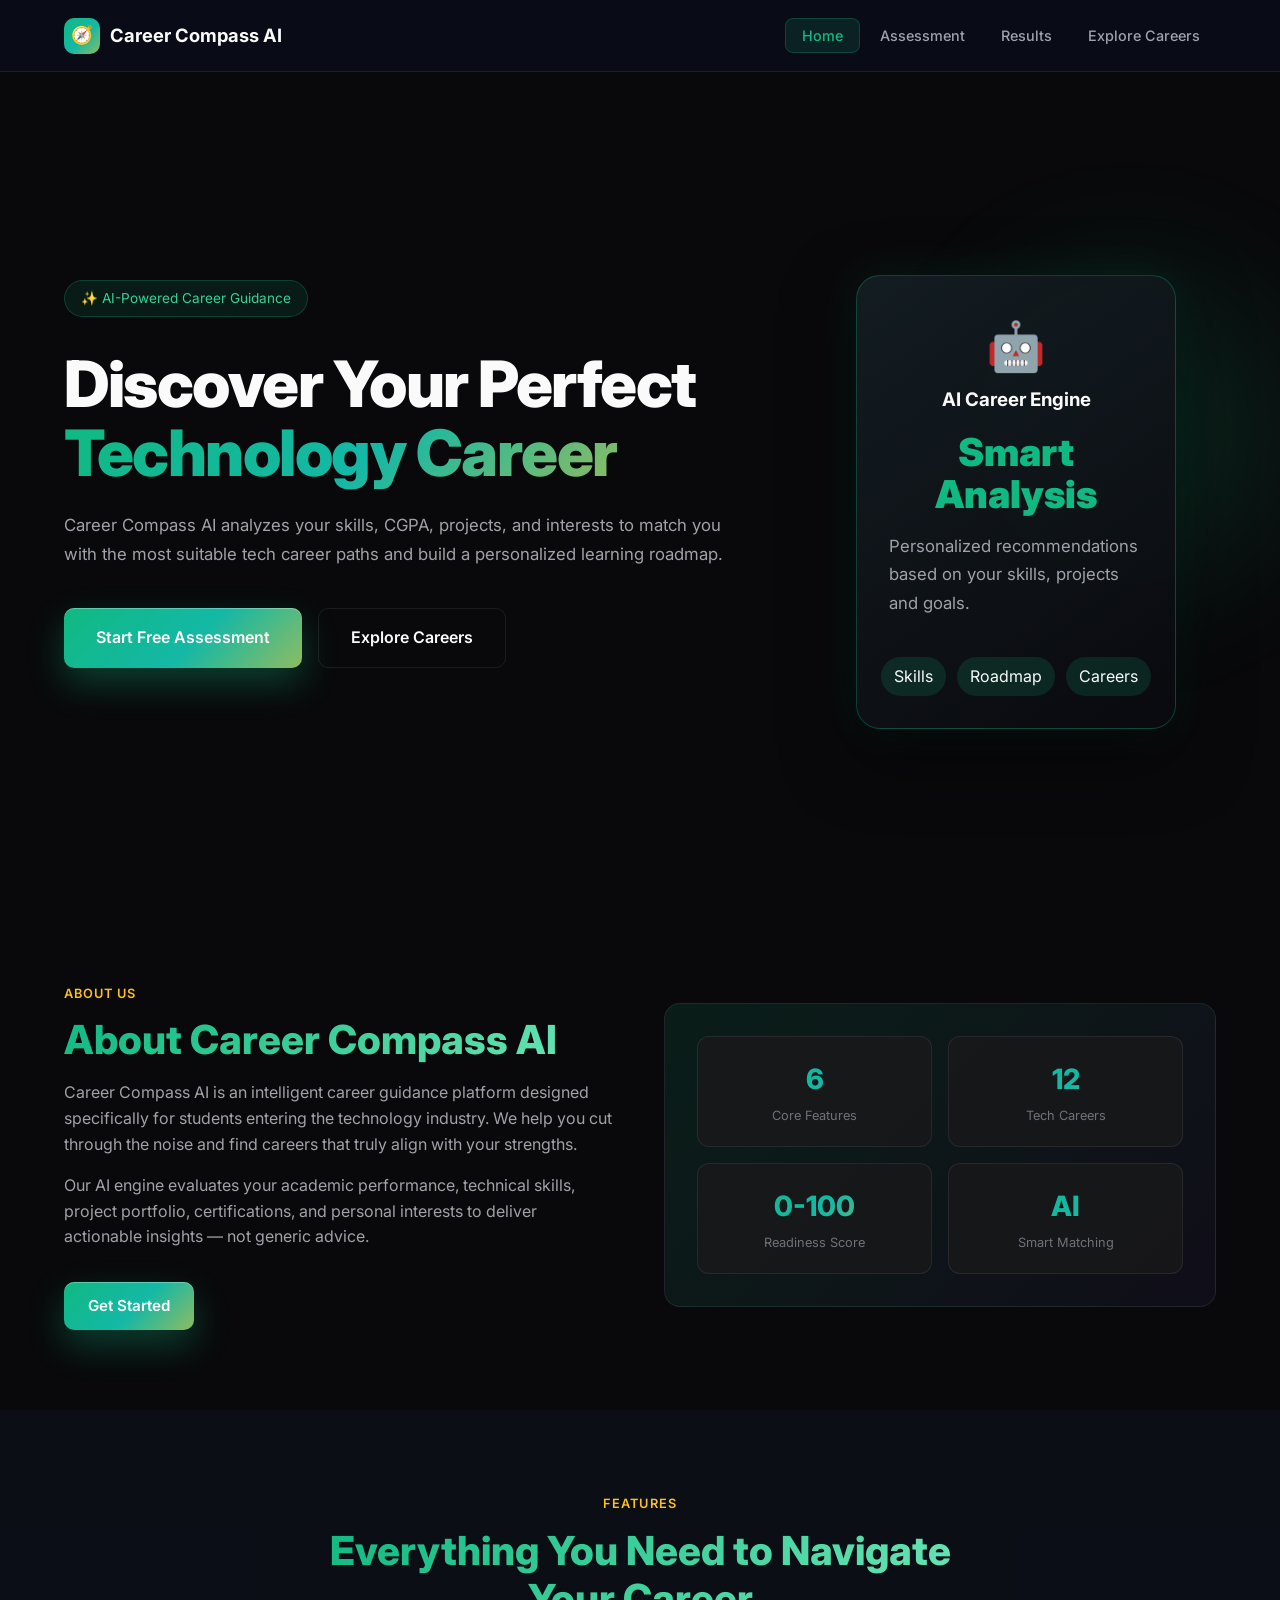
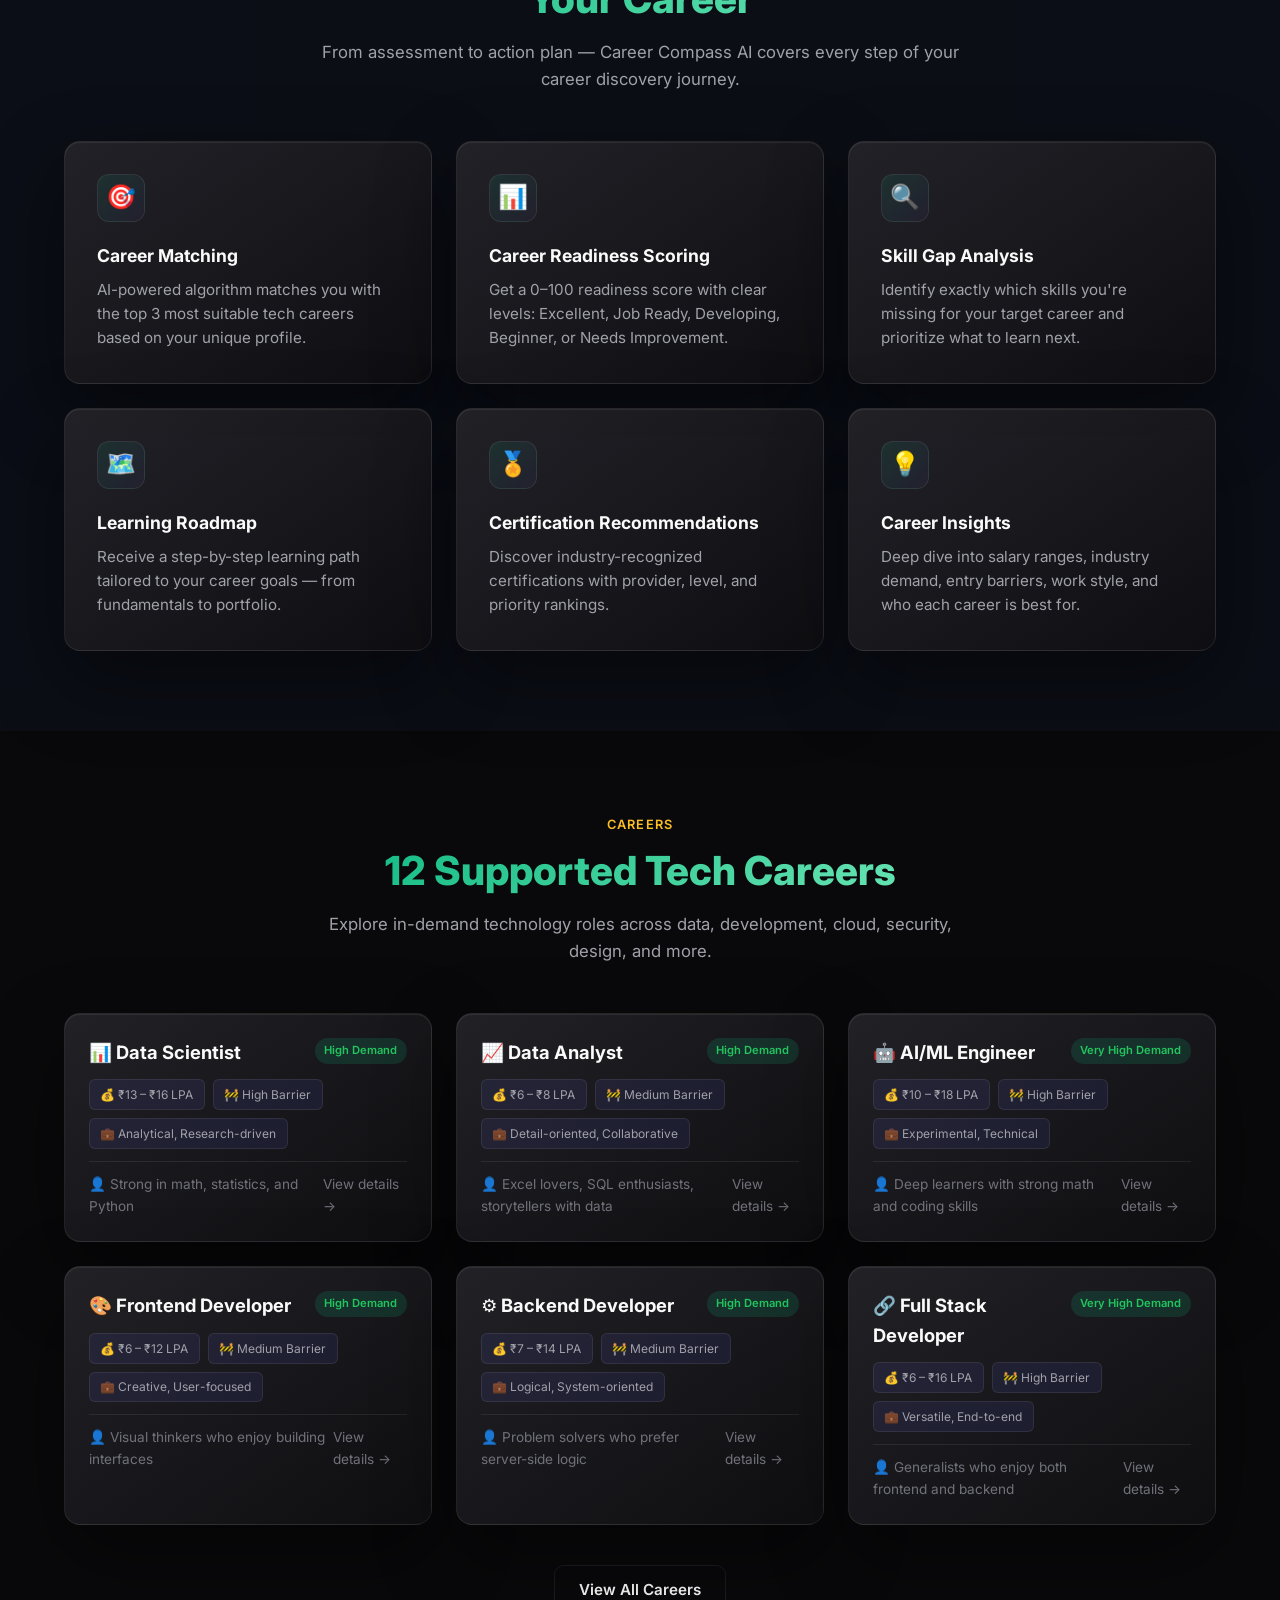
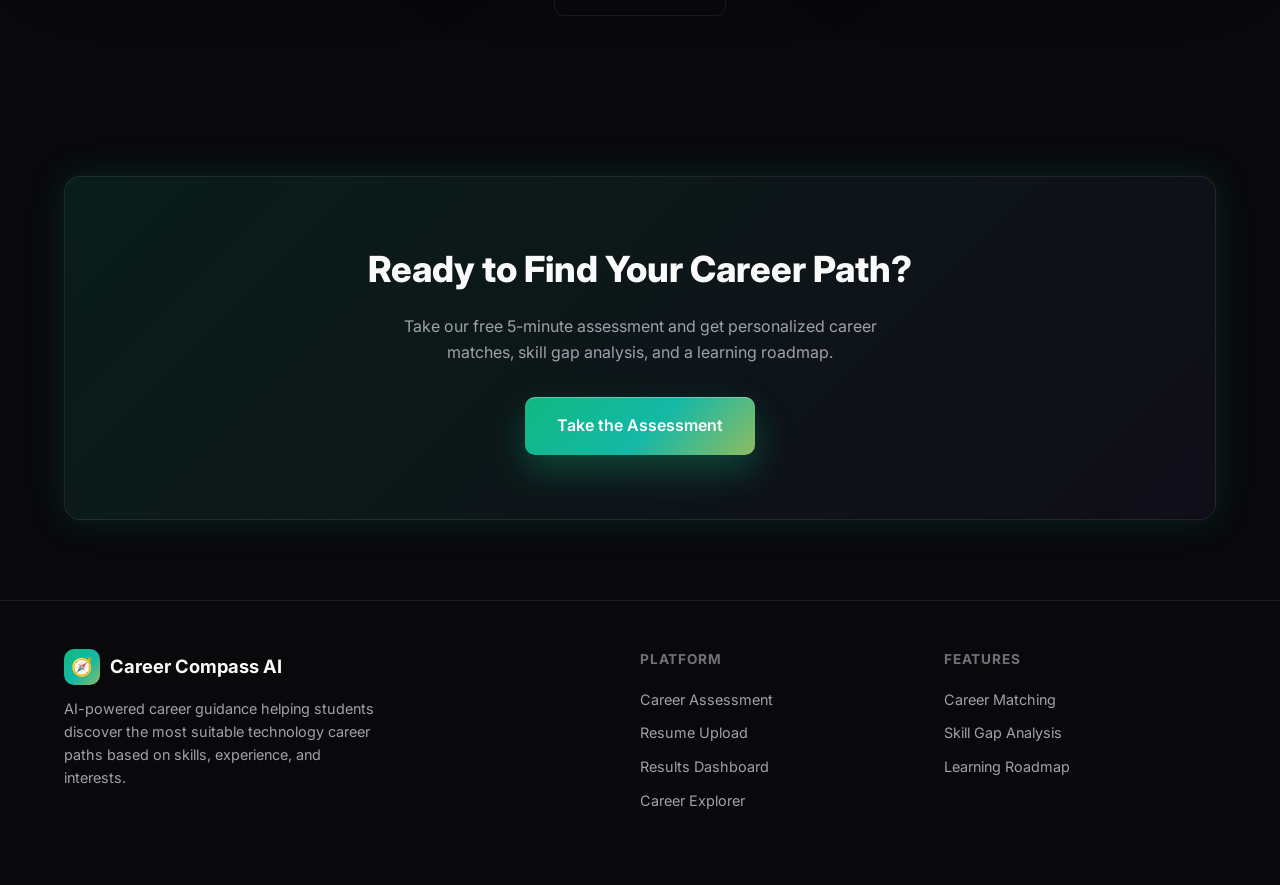
<file: CareerCompassAI-Frontend/CAREERCOMPASSAI/index.html>
<!DOCTYPE html>
<html lang="en">
<head>
  <meta charset="UTF-8">
  <meta name="viewport" content="width=device-width, initial-scale=1.0">
  <title>Career Compass AI — Find Your Tech Career Path</title>
  <link rel="stylesheet" href="css/styles.css">
</head>
<body>
  <div class="page-wrapper">
    <div id="navbar-slot"></div>

    <main>
<!-- Hero -->
<section class="hero">

    <div class="container hero-layout">


        <!-- LEFT SIDE -->

        <div class="hero-left">


            <div class="hero-badge">
                ✨ AI-Powered Career Guidance
            </div>


            <h1 class="hero-title">

                Discover Your Perfect

                <br>

                <span>
                    Technology Career
                </span>

            </h1>


            <p class="hero-subtitle">

                Career Compass AI analyzes your skills, CGPA,
                projects, and interests to match you with the
                most suitable tech career paths and build a
                personalized learning roadmap.

            </p>


            <div class="hero-actions">

                <a href="assessment.html"
                   class="btn btn-primary btn-lg">

                    Start Free Assessment

                </a>


                <a href="explorer.html"
                   class="btn btn-secondary btn-lg">

                    Explore Careers

                </a>

            </div>


        </div>




        <!-- RIGHT SIDE 3D CARD -->


        <div class="hero-3d-card">


            <div class="card-icon">

                🤖

            </div>


            <h3>

                AI Career Engine

            </h3>


            <div class="match-score">

                Smart Analysis

            </div>


            <p>

                Personalized recommendations based on your
                skills, projects and goals.

            </p>



            <div class="skill-preview">

                <span>Skills</span>

                <span>Roadmap</span>

                <span>Careers</span>


            </div>


        </div>


    </div>


</section>

      <!-- About -->
      <section class="section" id="about">
        <div class="container">
          <div class="about-content">
            <div class="about-text">
              <span class="section-label">About Us</span>
              <h2 class="section-title" style="text-align: left;">About Career Compass AI</h2>
              <p>
                Career Compass AI is an intelligent career guidance platform designed specifically for students entering the technology industry. We help you cut through the noise and find careers that truly align with your strengths.
              </p>
              <p>
                Our AI engine evaluates your academic performance, technical skills, project portfolio, certifications, and personal interests to deliver actionable insights — not generic advice.
              </p>
              <a href="assessment.html" class="btn btn-primary" style="margin-top: 1rem;">Get Started</a>
            </div>
            <div class="about-visual">
              <div class="about-stat-box">
                <div class="num">6</div>
                <div class="txt">Core Features</div>
              </div>
              <div class="about-stat-box">
                <div class="num">12</div>
                <div class="txt">Tech Careers</div>
              </div>
              <div class="about-stat-box">
                <div class="num">0-100</div>
                <div class="txt">Readiness Score</div>
              </div>
              <div class="about-stat-box">
                <div class="num">AI</div>
                <div class="txt">Smart Matching</div>
              </div>
            </div>
          </div>
        </div>
      </section>

      <!-- Features -->
      <section class="section" id="features" style="background: rgba(17, 24, 39, 0.4);">
        <div class="container">
          <div class="section-header">
            <span class="section-label">Features</span>
            <h2 class="section-title">Everything You Need to Navigate Your Career</h2>
            <p class="section-desc">From assessment to action plan — Career Compass AI covers every step of your career discovery journey.</p>
          </div>
          <div class="features-grid">
            <div class="card feature-card">
              <div class="feature-icon">🎯</div>
              <h3>Career Matching</h3>
              <p>AI-powered algorithm matches you with the top 3 most suitable tech careers based on your unique profile.</p>
            </div>
            <div class="card feature-card">
              <div class="feature-icon">📊</div>
              <h3>Career Readiness Scoring</h3>
              <p>Get a 0–100 readiness score with clear levels: Excellent, Job Ready, Developing, Beginner, or Needs Improvement.</p>
            </div>
            <div class="card feature-card">
              <div class="feature-icon">🔍</div>
              <h3>Skill Gap Analysis</h3>
              <p>Identify exactly which skills you're missing for your target career and prioritize what to learn next.</p>
            </div>
            <div class="card feature-card">
              <div class="feature-icon">🗺️</div>
              <h3>Learning Roadmap</h3>
              <p>Receive a step-by-step learning path tailored to your career goals — from fundamentals to portfolio.</p>
            </div>
            <div class="card feature-card">
              <div class="feature-icon">🏅</div>
              <h3>Certification Recommendations</h3>
              <p>Discover industry-recognized certifications with provider, level, and priority rankings.</p>
            </div>
            <div class="card feature-card">
              <div class="feature-icon">💡</div>
              <h3>Career Insights</h3>
              <p>Deep dive into salary ranges, industry demand, entry barriers, work style, and who each career is best for.</p>
            </div>
          </div>
        </div>
      </section>

      <!-- Supported Careers -->
      <section class="section" id="careers">
        <div class="container">
          <div class="section-header">
            <span class="section-label">Careers</span>
            <h2 class="section-title">12 Supported Tech Careers</h2>
            <p class="section-desc">Explore in-demand technology roles across data, development, cloud, security, design, and more.</p>
          </div>
          <div class="careers-grid" id="landingCareersGrid"></div>
          <div style="text-align: center; margin-top: 2.5rem;">
            <a href="explorer.html" class="btn btn-secondary">View All Careers</a>
          </div>
        </div>
      </section>

      <!-- CTA -->
      <section class="cta-section">
        <div class="container">
          <div class="cta-box">
            <h2>Ready to Find Your Career Path?</h2>
            <p>Take our free 5-minute assessment and get personalized career matches, skill gap analysis, and a learning roadmap.</p>
            <a href="assessment.html" class="btn btn-primary btn-lg">Take the Assessment</a>
          </div>
        </div>
      </section>
    </main>

    <div id="footer-slot"></div>
  </div>

  <script src="js/data.js"></script>
  <script src="js/components.js"></script>
  <script>
    document.addEventListener('DOMContentLoaded', () => {
      mountLayout('index.html');
      const grid = document.getElementById('landingCareersGrid');
      grid.innerHTML = CAREERS.slice(0, 6).map(c =>
        renderCareerCard(c, { onClick: `openCareerModalById('${c.id}')`, compact: true })
      ).join('');
    });

    function openCareerModalById(id) {
      const career = getCareerById(id);
      if (career) openCareerModal(career);
    }
  </script>
</body>
</html>
</file>
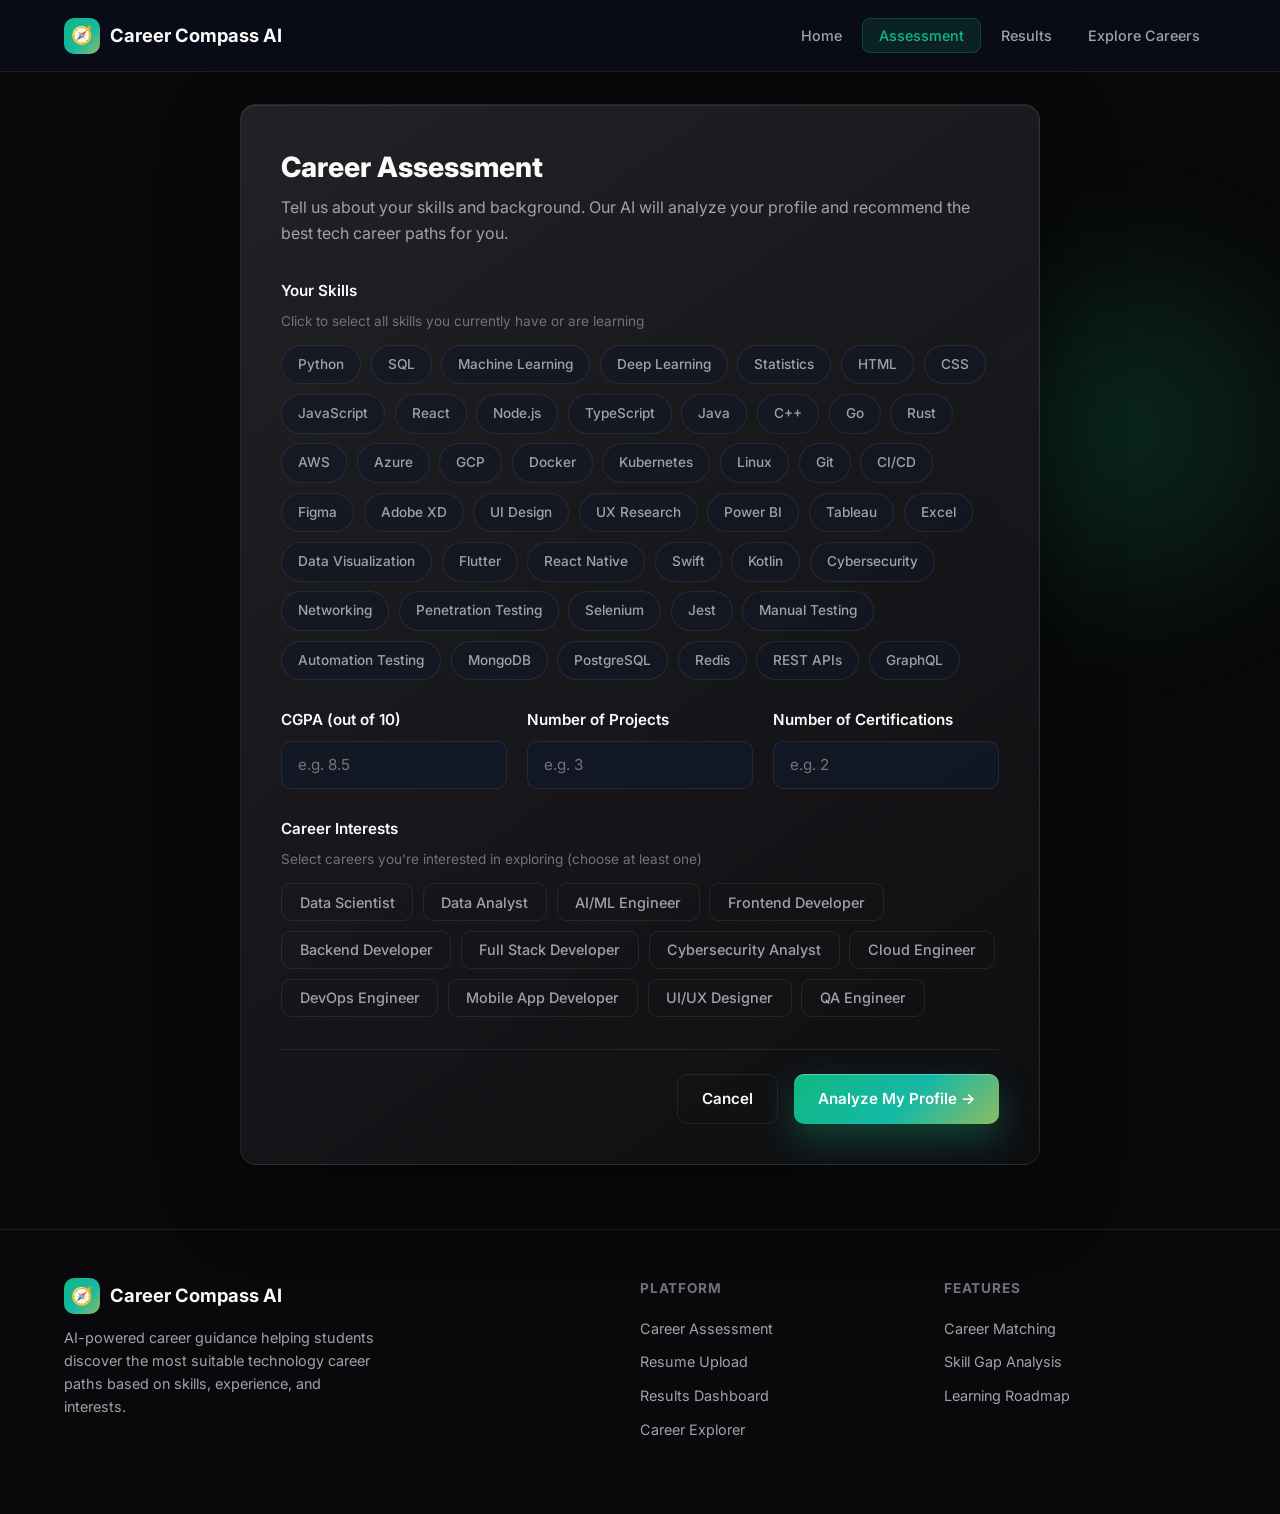
<file: CareerCompassAI-Frontend/CAREERCOMPASSAI/assessment.html>
<!DOCTYPE html>
<html lang="en">
<head>
  <meta charset="UTF-8">
  <meta name="viewport" content="width=device-width, initial-scale=1.0">
  <title>Career Assessment — Career Compass AI</title>
  <link rel="stylesheet" href="css/styles.css">
</head>
<body>
  <div class="page-wrapper">
    <div id="navbar-slot"></div>

    <main>
      <section class="assessment-page">
        <div class="container">
          <div class="card assessment-form-card">
            <h1>Career Assessment</h1>
            <p class="subtitle">Tell us about your skills and background. Our AI will analyze your profile and recommend the best tech career paths for you.</p>

            <form id="assessmentForm">
              <!-- Skills -->
              <div class="form-group">
                <label class="form-label">Your Skills</label>
                <p class="form-hint">Click to select all skills you currently have or are learning</p>
                <div id="skillsContainer"></div>
              </div>

              <!-- CGPA & Numbers -->
              <div class="form-row">
                <div class="form-group">
                  <label class="form-label" for="cgpa">CGPA (out of 10)</label>
                  <input type="number" id="cgpa" class="form-input" min="0" max="10" step="0.01" placeholder="e.g. 8.5" required>
                </div>
                <div class="form-group">
                  <label class="form-label" for="projects">Number of Projects</label>
                  <input type="number" id="projects" class="form-input" min="0" max="50" placeholder="e.g. 3" required>
                </div>
                <div class="form-group">
                  <label class="form-label" for="certifications">Number of Certifications</label>
                  <input type="number" id="certifications" class="form-input" min="0" max="30" placeholder="e.g. 2" required>
                </div>
              </div>

              <!-- Career Interests -->
              <div class="form-group">
                <label class="form-label">Career Interests</label>
                <p class="form-hint">Select careers you're interested in exploring (choose at least one)</p>
                <div class="interest-chips" id="interestsContainer"></div>
              </div>

              <div class="form-actions">
                <a href="index.html" class="btn btn-secondary">Cancel</a>
                <button type="submit" id="submitBtn" class="btn btn-primary">Analyze My Profile →</button>
              </div>
            </form>
          </div>
        </div>
      </section>
    </main>

    <div id="footer-slot"></div>
  </div>

  <script src="js/data.js"></script>
  <script src="js/api.js"></script>
  <script src="js/components.js"></script>
  <script src="js/assessment.js"></script>
</body>
</html>
</file>
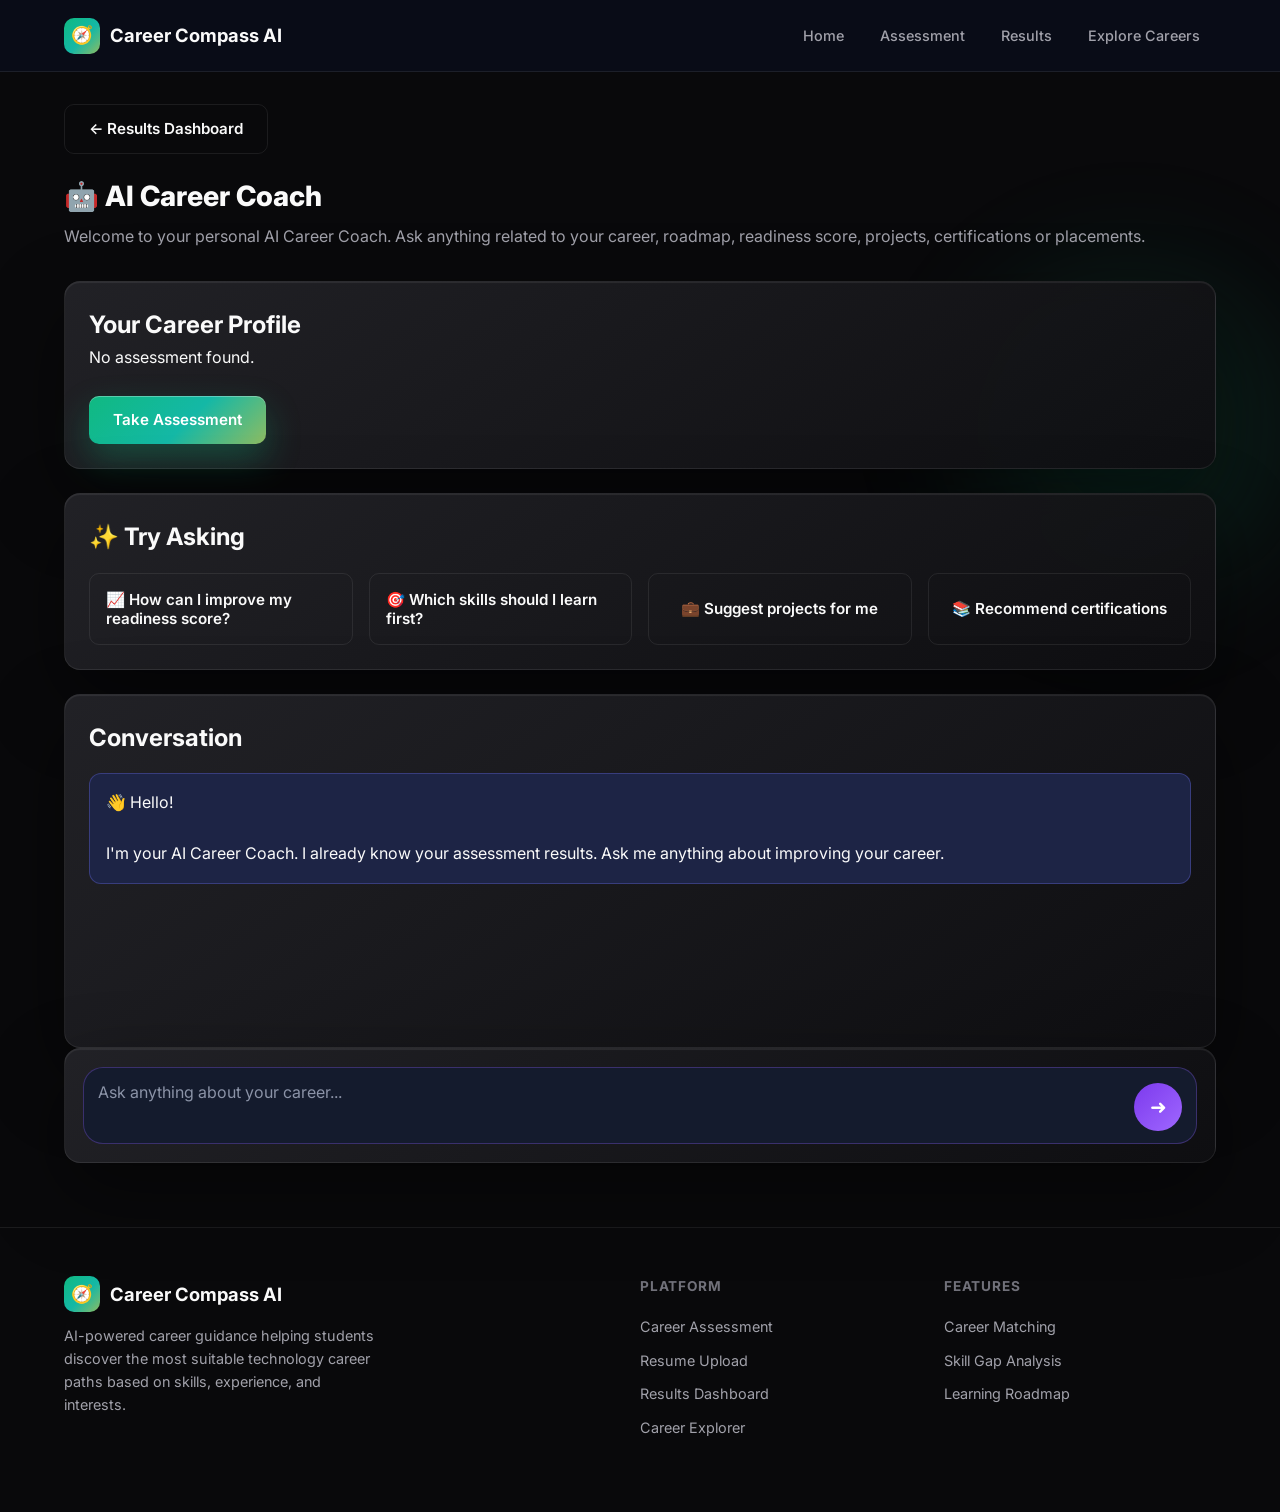
<file: CareerCompassAI-Frontend/CAREERCOMPASSAI/career-coach.html>
<!DOCTYPE html>
<html lang="en">

<head>

    <meta charset="UTF-8">

    <meta name="viewport"
          content="width=device-width, initial-scale=1.0">

    <title>AI Career Coach — Career Compass AI</title>

    <link rel="stylesheet" href="css/styles.css">

</head>

<body>

<div class="page-wrapper">

    <div id="navbar-slot"></div>

    <main>

        <section class="dashboard">

            <div class="container">

                <div class="dashboard-header">

    <a href="results.html"
   class="btn btn-secondary"
   style="margin-bottom:1.2rem;display:inline-flex;width:max-content;">

    ← Results Dashboard

</a>

    <h1>🤖 AI Career Coach</h1>

                    <p>

                        Welcome to your personal AI Career Coach.

                        Ask anything related to your career,

                        roadmap, readiness score, projects,

                        certifications or placements.

                    </p>

                </div>

                <!-- Student Profile -->

<div class="card">

    <h2>Your Career Profile</h2>

    <div id="profileSummary">

        Loading your assessment...

    </div>

</div>


<!-- Suggested Questions -->

<div class="card" style="margin-top:1.5rem;">

    <h2>✨ Try Asking</h2>

    <div class="suggestion-grid">

        <button
class="btn btn-secondary suggestion-btn"
data-question="How can I improve my readiness score?">

📈 How can I improve my readiness score?

</button>

<button
class="btn btn-secondary suggestion-btn"
data-question="Which skills should I learn first?">

🎯 Which skills should I learn first?

</button>

<button
class="btn btn-secondary suggestion-btn"
data-question="Suggest projects for me">

💼 Suggest projects for me

</button>

<button
class="btn btn-secondary suggestion-btn"
data-question="Recommend certifications">

📚 Recommend certifications

</button>

    </div>

</div>


<!-- Conversation -->

<div class="card" style="margin-top:1.5rem;">

    <h2>Conversation</h2>

    <div id="chatMessages">

        <div class="ai-message">

            👋 Hello!

            <br><br>

            I'm your AI Career Coach.

            I already know your assessment results.

            Ask me anything about improving your career.

        </div>

    </div>

</div>


<!-- Chat Input -->

<div class="card chat-input-card">

    <div class="chat-input-wrapper">

        <textarea
            id="userQuestion"
            class="chat-input"
            rows="2"
            placeholder="Ask anything about your career..."></textarea>

        <button
            id="sendQuestion"
            class="chat-send-btn">

            ➜

        </button>

    </div>

</div>

            </div>

        </section>

    </main>

    <div id="footer-slot"></div>

</div>

<script src="js/data.js"></script>
<script src="js/api.js"></script>
<script src="js/components.js"></script>
<script src="js/coach.js"></script>

</body>

</html>
</file>
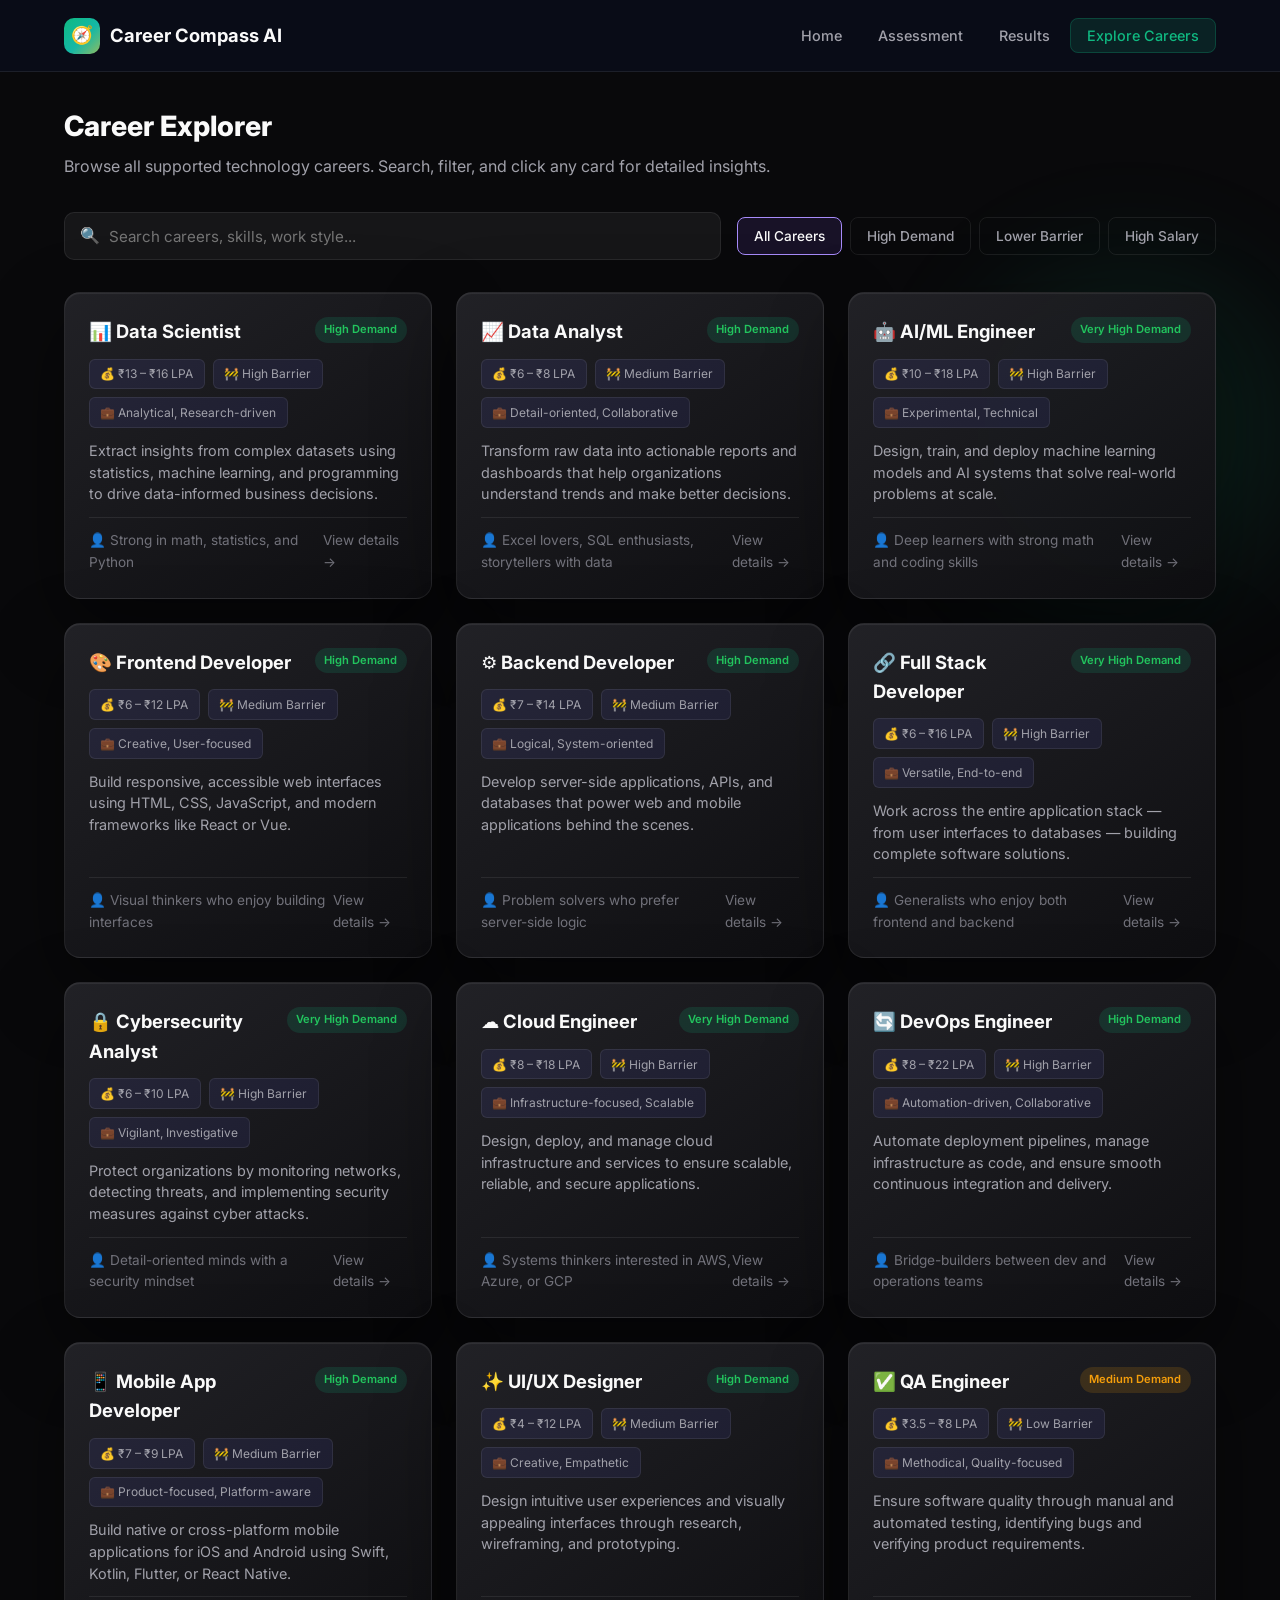
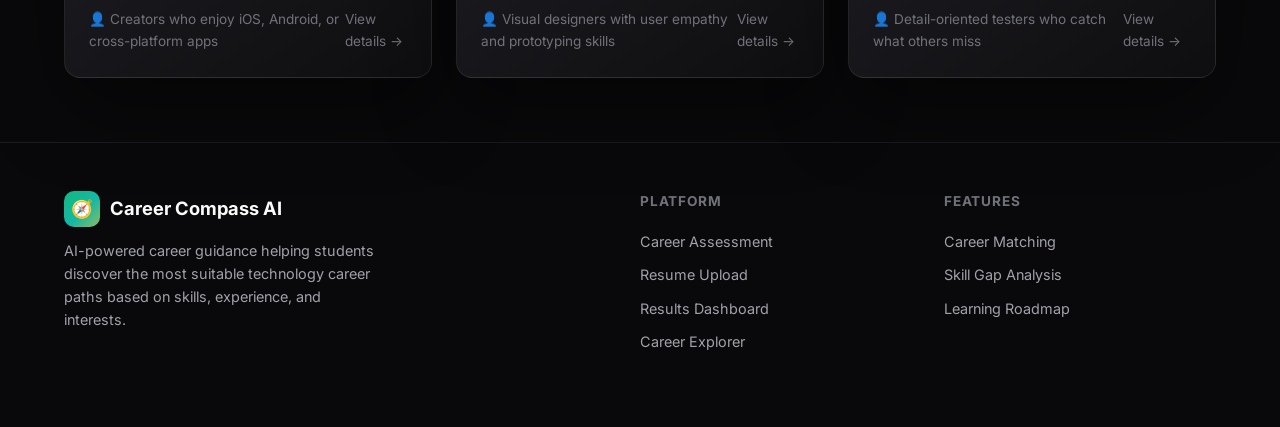
<file: CareerCompassAI-Frontend/CAREERCOMPASSAI/explorer.html>
<!DOCTYPE html>
<html lang="en">
<head>
  <meta charset="UTF-8">
  <meta name="viewport" content="width=device-width, initial-scale=1.0">
  <title>Career Explorer — Career Compass AI</title>
  <link rel="stylesheet" href="css/styles.css">
</head>
<body>
  <div class="page-wrapper">
    <div id="navbar-slot"></div>

    <main>
      <section class="dashboard">
        <div class="container">
          <div class="dashboard-header">
            <h1>Career Explorer</h1>
            <p>Browse all supported technology careers. Search, filter, and click any card for detailed insights.</p>
          </div>

          <div class="explorer-controls">
            <div class="search-box">
              <span class="search-icon">🔍</span>
              <input type="text" id="careerSearch" placeholder="Search careers, skills, work style...">
            </div>
            <div class="filter-group">
              <button class="filter-btn active" data-filter="all">All Careers</button>
              <button class="filter-btn" data-filter="high-demand">High Demand</button>
              <button class="filter-btn" data-filter="low-barrier">Lower Barrier</button>
              <button class="filter-btn" data-filter="high-salary">High Salary</button>
            </div>
          </div>

          <div class="careers-grid" id="explorerGrid"></div>
        </div>
      </section>
    </main>

    <div id="footer-slot"></div>
  </div>

  <script src="js/data.js"></script>
  <script src="js/components.js"></script>
  <script src="js/explorer.js"></script>
</body>
</html>
</file>
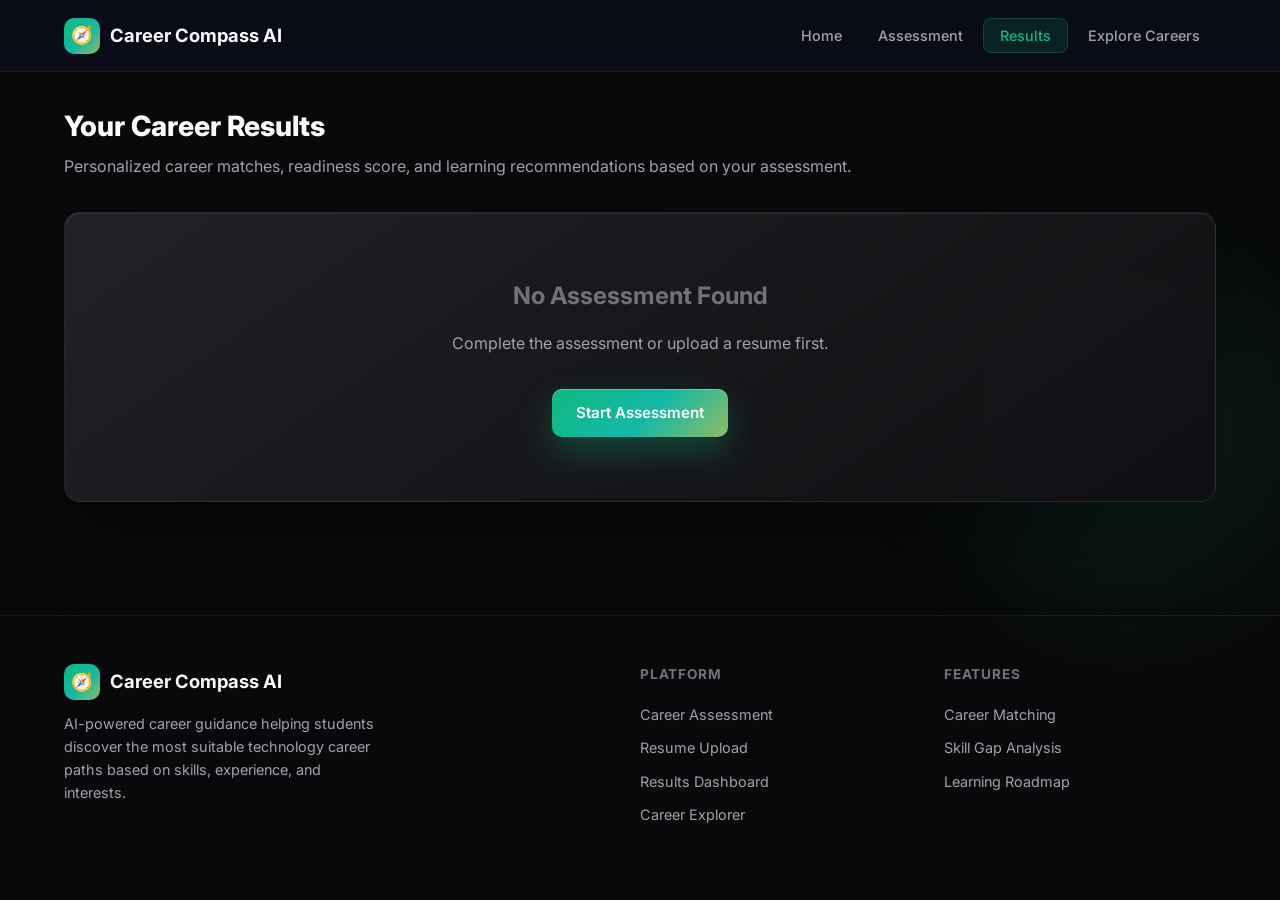
<file: CareerCompassAI-Frontend/CAREERCOMPASSAI/results.html>
<!DOCTYPE html>
<html lang="en">
<head>
  <meta charset="UTF-8">
  <meta name="viewport" content="width=device-width, initial-scale=1.0">
  <title>Results Dashboard — Career Compass AI</title>
  <link rel="stylesheet" href="css/styles.css">
</head>
<body>
  <div class="page-wrapper">
    <div id="navbar-slot"></div>

    <main>
      <section class="dashboard">
        <div class="container">
          <div class="dashboard-header">
            <h1>Your Career Results</h1>
            <p>Personalized career matches, readiness score, and learning recommendations based on your assessment.</p>
          </div>
          <div id="resultsContent">
            <div class="loading-spinner">
              <div class="spinner"></div>
              <p>Loading your results...</p>
            </div>
          </div>
        </div>
      </section>
    </main>

    <div id="footer-slot"></div>
  </div>

  <script src="js/data.js"></script>
  <script src="js/api.js"></script>
  <script src="js/components.js"></script>
  <script src="js/results.js"></script>
</body>
</html>
</file>
<file: CareerCompassAI-Frontend/CAREERCOMPASSAI/css/styles.css>
/* Career Compass AI — Design System */
@import url('https://fonts.googleapis.com/css2?family=Inter:wght@400;500;600;700;800&display=swap');

:root {

  /* Background */

  --bg-primary: #09090b;
  --bg-secondary: #111113;


  /* Cards */

  --bg-card: rgba(24, 24, 27, 0.88);

  --bg-card-hover: rgba(39, 39, 42, 0.95);


  /* Borders */

  --border: rgba(255,255,255,0.08);

  --border-hover: rgba(16,185,129,0.45);


  /* Text */

  --text-primary: #fafafa;

  --text-secondary: #a1a1aa;

  --text-muted: #71717a;


  /* Brand */

  --accent-blue: #10b981;

--accent-purple: #a78bfa;

--accent-cyan: #fbbf24;


  /* Premium gradient */

  --gradient: linear-gradient(
    135deg,
    #10b981 0%,
    #14b8a6 55%,
    #fbbf24 140%
);


  --gradient-subtle: linear-gradient(
    135deg,
    rgba(16,185,129,.12),
    rgba(139,92,246,.06)
  );


  /* Status */

  --success:#22c55e;

  --warning:#f59e0b;

  --danger:#ef4444;


  /* Shape */

  --radius:12px;

  --radius-lg:16px;


  /* Shadows */

  --shadow:
  0 8px 30px rgba(0,0,0,.45);


  --shadow-glow:
  0 0 35px rgba(16,185,129,.16);


  --nav-height:72px;

  --transition:.25s ease;

}

*, *::before, *::after {
  box-sizing: border-box;
  margin: 0;
  padding: 0;
}

html {
  scroll-behavior: smooth;
}

body {
  font-family: 'Inter', system-ui, -apple-system, sans-serif;
  background: var(--bg-primary);
  color: var(--text-primary);
  line-height: 1.6;
  min-height: 100vh;
  overflow-x: hidden;
}

body::before {

content:"";

position:fixed;

width:500px;
height:500px;

right:-100px;
top:180px;

background:
radial-gradient(
circle,
rgba(16,185,129,.18),
transparent 65%
);

filter:blur(40px);

z-index:-1;

}

a {
  color: inherit;
  text-decoration: none;
}

img {
  max-width: 100%;
}

.container {
  width: 100%;
  max-width: 1200px;
  margin: 0 auto;
  padding: 0 1.5rem;
}

.page-wrapper {
  position: relative;
  z-index: 1;
  min-height: 100vh;
  display: flex;
  flex-direction: column;
}

main {
  flex: 1;
  padding-top: var(--nav-height);
}

/* ── Navbar ── */
.navbar {
  position: fixed;
  top: 0;
  left: 0;
  right: 0;
  height: var(--nav-height);
  z-index: 1000;
  background: rgba(10, 14, 26, 0.85);
  backdrop-filter: blur(16px);
  border-bottom: 1px solid var(--border);
}

.navbar .container {
  display: flex;
  align-items: center;
  justify-content: space-between;
  height: 100%;
}

.navbar-brand {
  display: flex;
  align-items: center;
  gap: 0.65rem;
  font-weight: 700;
  font-size: 1.15rem;
}

.navbar-brand .logo-icon {
  width: 36px;
  height: 36px;
  background: var(--gradient);
  border-radius: 10px;
  display: flex;
  align-items: center;
  justify-content: center;
  font-size: 1.1rem;
}

.navbar-links {
  display: flex;
  align-items: center;
  gap: 0.25rem;
  list-style: none;
}

.navbar-links a {
  padding: 0.5rem 1rem;
  border-radius: 8px;
  font-size: 0.9rem;
  font-weight: 500;
  color: var(--text-secondary);
  transition: var(--transition);
}

.navbar-links a:hover,
.navbar-links a.active {
background:
rgba(16,185,129,.12);

color:
var(--accent-blue);

border:
1px solid rgba(16,185,129,.25);
}

.navbar-toggle {
  display: none;
  background: none;
  border: 1px solid var(--border);
  color: var(--text-primary);
  padding: 0.5rem 0.75rem;
  border-radius: 8px;
  cursor: pointer;
  font-size: 1.25rem;
}

/* ── Buttons ── */
.btn {
  display: inline-flex;
  align-items: center;
  justify-content: center;
  gap: 0.5rem;
  padding: 0.75rem 1.5rem;
  border-radius: 10px;
  font-size: 0.95rem;
  font-weight: 600;
  border: none;
  cursor: pointer;
  transition: var(--transition);
  font-family: inherit;
}

.btn-primary {
  background: var(--gradient);
  color: white;
  
  box-shadow:
0 15px 35px rgba(16,185,129,.3),
inset 0 1px 0 rgba(255,255,255,.3);
}

.btn-primary:hover {
  transform: translateY(-4px);
  box-shadow: 0 6px 28px rgba(99, 102, 241, 0.45);
}

.btn-secondary {
  background: transparent;
  color: var(--text-primary);
  border: 1px solid var(--border);
}

.btn-secondary:hover {
  border-color: var(--accent-purple);
  background: rgba(139, 92, 246, 0.08);
}

.btn-sm {
  padding: 0.5rem 1rem;
  font-size: 0.85rem;
}

.btn-lg {
  padding: 1rem 2rem;
  font-size: 1rem;
}

/* ── Cards ── */
.card {
  background:
linear-gradient(
145deg,
rgba(35,35,40,.95),
rgba(15,15,18,.95)
);
  border: 1px solid var(--border);
  border-radius: var(--radius-lg);
  padding: 1.5rem;
  backdrop-filter: blur(12px);
  transition: var(--transition);
  box-shadow:
  0 30px 80px rgba(0,0,0,.45),

inset 0 1px 1px rgba(255,255,255,.08);


transform-style:preserve-3d;
}


.card:hover {
  border-color: var(--border-hover);
  
  transform:
translateY(-8px)
scale(1.01);

box-shadow:
0 40px 90px rgba(16,185,129,.15);
}

.card-title {
  font-size: 1.1rem;
  font-weight: 700;
  margin-bottom: 0.75rem;
}

.section {
  padding: 5rem 0;
}

.section-header {
  text-align: center;
  max-width: 640px;
  margin: 0 auto 3rem;
}

.section-label {
  display: inline-block;
  font-size: 0.8rem;
  font-weight: 600;
  text-transform: uppercase;
  letter-spacing: 0.08em;
  color: var(--accent-cyan);
  margin-bottom: 0.75rem;
}

.section-title {
  font-size: clamp(1.75rem, 4vw, 2.5rem);
  font-weight: 800;
  line-height: 1.2;
  margin-bottom: 1rem;
  background:
linear-gradient(
135deg,
#10b981,
#6ee7b7
);

-webkit-background-clip:text;

-webkit-text-fill-color:transparent;
  -webkit-text-fill-color: transparent;
  background-clip: text;
}

.section-desc {
  color: var(--text-secondary);
  font-size: 1.05rem;
}

/* ── Hero ── */
.hero {

    min-height: 82vh;

    display:flex;

    align-items:center;

}

.hero-badge {
  display: inline-flex;
  align-items: center;
  gap: 0.5rem;
  padding: 0.4rem 1rem;
  color:#34d399;   
  background:
    rgba(16,185,129,.1);
  
  border-radius: 999px;
  font-size: 0.85rem;
  border:
    1px solid rgba(16,185,129,.25);
  margin-bottom:2rem;
  color:#34d399;    
}


.hero h1,
.hero-title {

    font-size:clamp(3.2rem,5vw,5.8rem);

    font-weight: 850;

    line-height: 1.08;

    letter-spacing: -1.5px;

    text-align: left;

    max-width: 850px;

    margin-bottom: 1.5rem;

}
.hero p {

    max-width: 680px;

    margin: 0 0 2.5rem;

    text-align:left;

    font-size:1.05rem;

    line-height:1.7;

    color:var(--text-secondary);

}
.hero-title span {
  background: var(--gradient);
  -webkit-background-clip: text;
  -webkit-text-fill-color: transparent;
  background-clip: text;
}

.hero-subtitle {
  
  color: var(--text-secondary);
  max-width: 600px;
  margin: 0 auto 2.5rem;
  max-width:750px;

    margin:0 auto 3rem;

    font-size:1.25rem;

    line-height:1.75;
}

.hero-actions {
  display: flex;
  gap: 1rem;
  justify-content: center;
  flex-wrap: wrap;
  margin-bottom: 3.5rem;
  justify-content:flex-start;
}

.hero-stats {
  display: flex;
  justify-content: center;
  gap: 3rem;
  flex-wrap: wrap;
}

.hero-stat .value {
  font-size: 2rem;
  font-weight: 800;
  background: var(--gradient);
  -webkit-background-clip: text;
  -webkit-text-fill-color: transparent;
  background-clip: text;
}

.hero-stat .label {
  font-size: 0.85rem;
  color: var(--text-muted);
}

/* ── Features Grid ── */
.features-grid {
  display: grid;
  grid-template-columns: repeat(auto-fit, minmax(280px, 1fr));
  gap: 1.5rem;
}

.feature-card {
  padding: 2rem;
}

.feature-icon {
  width: 48px;
  height: 48px;
  background: var(--gradient-subtle);
  border: 1px solid var(--border);
  border-radius: 12px;
  display: flex;
  align-items: center;
  justify-content: center;
  font-size: 1.5rem;
  margin-bottom: 1.25rem;
}

.feature-card h3 {
  font-size: 1.1rem;
  margin-bottom: 0.5rem;
}

.feature-card p {
  color: var(--text-secondary);
  font-size: 0.95rem;
}

/* ── Career Card ── */
.careers-grid {
  display: grid;
  grid-template-columns: repeat(auto-fill, minmax(300px, 1fr));
  gap: 1.5rem;
}

.career-card {
  cursor: pointer;
  display: flex;
  flex-direction: column;
  gap: 0.75rem;
}

.career-card-header {
  display: flex;
  align-items: flex-start;
  justify-content: space-between;
  gap: 0.75rem;
}

.career-card-name {
  font-size: 1.15rem;
  font-weight: 700;
}

.career-card-badge {
  font-size: 0.7rem;
  font-weight: 600;
  padding: 0.25rem 0.6rem;
  border-radius: 999px;
  white-space: nowrap;
}

.badge-high { background: rgba(16, 185, 129, 0.15); color: var(--success); }
.badge-medium { background: rgba(245, 158, 11, 0.15); color: var(--warning); }
.badge-low { background: rgba(239, 68, 68, 0.15); color: var(--danger); }

.career-meta {
  display: flex;
  flex-wrap: wrap;
  gap: 0.5rem;
}

.meta-tag {
  font-size: 0.75rem;
  padding: 0.3rem 0.65rem;
  background: rgba(99, 102, 241, 0.1);
  border: 1px solid var(--border);
  border-radius: 6px;
  color: var(--text-secondary);
}

.career-card-desc {
  color: var(--text-secondary);
  font-size: 0.9rem;
  line-height: 1.5;
  flex: 1;
}

.career-card-footer {
  display: flex;
  align-items: center;
  justify-content: space-between;
  padding-top: 0.75rem;
  border-top: 1px solid var(--border);
  font-size: 0.85rem;
  color: var(--text-muted);
}

/* ── Career Insight Card ── */
.insight-grid {
  display: grid;
  grid-template-columns: repeat(auto-fit, minmax(200px, 1fr));
  gap: 1rem;
}

.insight-item {
  padding: 1rem 1.25rem;
  background: rgba(99, 102, 241, 0.06);
  border: 1px solid var(--border);
  border-radius: var(--radius);
}

.insight-item .label {
  font-size: 0.75rem;
  text-transform: uppercase;
  letter-spacing: 0.05em;
  color: var(--text-muted);
  margin-bottom: 0.35rem;
}

.insight-item .value {
  font-size: 0.95rem;
  font-weight: 600;
  color: var(--text-primary);
}

.insight-description {
  margin-top: 1.25rem;
  padding: 1.25rem;
  background: var(--gradient-subtle);
  border: 1px solid var(--border);
  border-radius: var(--radius);
  color: var(--text-secondary);
  font-size: 0.95rem;
  line-height: 1.7;
}

/* ── Progress Bar ── */
.progress-bar-wrapper {
  margin-bottom: 1rem;
}

.progress-bar-header {
  display: flex;
  justify-content: space-between;
  align-items: center;
  margin-bottom: 0.5rem;
}

.progress-bar-label {
  font-weight: 600;
  font-size: 0.95rem;
}

.progress-bar-value {
  font-weight: 700;
  color: var(--accent-purple);
}

.progress-bar-track {
  height: 10px;
  background: rgba(99, 102, 241, 0.15);
  border-radius: 999px;
  overflow: hidden;
}

.progress-bar-fill {
  height: 100%;
  background: var(--gradient);
  border-radius: 999px;
  transition: width 1s ease;
  width: 0;
}

/* ── Readiness Score Card ── */
.readiness-card {
  text-align: center;
  padding: 2.5rem 2rem;
}

.readiness-ring {
  position: relative;
  width: 180px;
  height: 180px;
  margin: 0 auto 1.5rem;
}

.readiness-ring svg {
  transform: rotate(-90deg);
  width: 100%;
  height: 100%;
}

.readiness-ring circle {
  fill: none;
  stroke-width: 10;
}

.readiness-ring .bg {
  stroke: rgba(99, 102, 241, 0.15);
}

.readiness-ring .fill {
  stroke: url(#scoreGradient);
  stroke-linecap: round;
  transition: stroke-dashoffset 1.5s ease;
}

.readiness-score-text {
  position: absolute;
  inset: 0;
  display: flex;
  flex-direction: column;
  align-items: center;
  justify-content: center;
}

.readiness-score-text .score {
  font-size: 2.75rem;
  font-weight: 800;
  background: var(--gradient);
  -webkit-background-clip: text;
  -webkit-text-fill-color: transparent;
  background-clip: text;
}

.readiness-score-text .of {
  font-size: 0.85rem;
  color: var(--text-muted);
}

.readiness-level {
  display: inline-block;
  padding: 0.5rem 1.25rem;
  border-radius: 999px;
  font-weight: 700;
  font-size: 1rem;
  margin-bottom: 0.5rem;
}

.level-excellent { background: rgba(16, 185, 129, 0.2); color: var(--success); }
.level-job-ready { background: rgba(99, 102, 241, 0.2); color: var(--accent-blue); }
.level-developing { background: rgba(34, 211, 238, 0.15); color: var(--accent-cyan); }
.level-beginner { background: rgba(245, 158, 11, 0.15); color: var(--warning); }
.level-needs-improvement { background: rgba(239, 68, 68, 0.15); color: var(--danger); }

/* ── Certification Card ── */
.cert-card {
  display: flex;
  flex-direction: column;
  gap: 0.5rem;
  padding: 1.25rem;
  border-left: 3px solid var(--accent-purple);
}

.cert-name {
  font-weight: 700;
  font-size: 1rem;
}

.cert-provider {
  color: var(--text-secondary);
  font-size: 0.85rem;
}

.cert-meta {
  display: flex;
  gap: 0.5rem;
  flex-wrap: wrap;
  margin-top: 0.25rem;
}

.cert-badge {
  font-size: 0.7rem;
  font-weight: 600;
  padding: 0.2rem 0.55rem;
  border-radius: 4px;
}

.cert-level { background: rgba(99, 102, 241, 0.15); color: var(--accent-blue); }
.cert-priority-high { background: rgba(239, 68, 68, 0.15); color: var(--danger); }
.cert-priority-medium { background: rgba(245, 158, 11, 0.15); color: var(--warning); }
.cert-priority-low { background: rgba(16, 185, 129, 0.15); color: var(--success); }

/* ── Roadmap Timeline ── */
.roadmap-timeline {
  display: flex;
  flex-direction: column;
  align-items: center;
  gap: 0;
  padding: 1rem 0;
}

.roadmap-step {
  display: flex;
  flex-direction: column;
  align-items: center;
  width: 100%;
  max-width: 320px;
}

.roadmap-node {
  width: 100%;
  padding: 1rem 1.5rem;
  background: var(--gradient-subtle);
  border: 1px solid var(--border);
  border-radius: var(--radius);
  text-align: center;
  font-weight: 600;
  font-size: 0.95rem;
  position: relative;
}

.roadmap-node.active {
  border-color: var(--accent-purple);
  box-shadow: 0 0 20px rgba(139, 92, 246, 0.2);
}

.roadmap-connector {
  width: 2px;
  height: 28px;
  background: linear-gradient(to bottom, var(--accent-blue), var(--accent-purple));
  position: relative;
}

.roadmap-connector::after {
  content: '↓';
  position: absolute;
  left: 50%;
  top: 50%;
  transform: translate(-50%, -50%);
  color: var(--accent-purple);
  font-size: 0.85rem;
  background: var(--bg-primary);
  padding: 0 4px;
}

/* ── Skill Tags ── */
.skill-tags {
  display: flex;
  flex-wrap: wrap;
  gap: 0.6rem;
}

.skill-tag {
  padding: 0.5rem 1rem;
  border-radius: 999px;
  font-size: 0.85rem;
  font-weight: 500;
  border: 1px solid var(--border);
  background: rgba(17, 24, 39, 0.6);
  color: var(--text-secondary);
  cursor: pointer;
  transition: var(--transition);
  user-select: none;
}

.skill-tag:hover {
  border-color: var(--accent-blue);
  color: var(--text-primary);
}

.skill-tag.selected {
   background: rgba(16,185,129,0.12);

    border-color: #10b981;

    color: var(--text-primary);

    box-shadow: 0 0 20px rgba(16,185,129,0.15);
}

.skill-tag.missing {
  background: rgba(239, 68, 68, 0.1);
  border-color: rgba(239, 68, 68, 0.3);
  color: #fca5a5;
  cursor: default;
}

/* ── Forms ── */
.form-group {
  margin-bottom: 1.75rem;
}

.form-label {
  display: block;
  font-weight: 600;
  margin-bottom: 0.5rem;
  font-size: 0.95rem;
}

.form-hint {
  font-size: 0.85rem;
  color: var(--text-muted);
  margin-bottom: 0.75rem;
}

.form-input,
.form-select {
  width: 100%;
  padding: 0.85rem 1rem;
  background: rgba(17, 24, 39, 0.8);
  border: 1px solid var(--border);
  border-radius: 10px;
  color: var(--text-primary);
  font-size: 0.95rem;
  font-family: inherit;
  transition: var(--transition);
}

.form-input:focus,
.form-select:focus {
  outline: none;
  border-color: var(--accent-purple);
  box-shadow: 0 0 0 3px rgba(139, 92, 246, 0.15);
}

.form-row {
  display: grid;
  grid-template-columns: repeat(auto-fit, minmax(200px, 1fr));
  gap: 1.25rem;
}

.interest-chips {
  display: flex;
  flex-wrap: wrap;
  gap: 0.6rem;
}

.interest-chip {
  padding: 0.6rem 1.1rem;
  border-radius: 10px;
  border: 1px solid var(--border);
  background: transparent;
  color: var(--text-secondary);
  cursor: pointer;
  font-size: 0.9rem;
  font-weight: 500;
  transition: var(--transition);
  font-family: inherit;
}

.interest-chip:hover,
.interest-chip.selected {
 background: rgba(16,185,129,0.12);

    border-color: #10b981;

    color: var(--text-primary);

    box-shadow: 0 0 20px rgba(16,185,129,0.15);
}

/* ── Dashboard Layout ── */
.dashboard {
  padding: 2rem 0 4rem;
}

.dashboard-header {
  margin-bottom: 2rem;
}

.dashboard-header h1 {
  font-size: 1.75rem;
  font-weight: 800;
  margin-bottom: 0.35rem;
}

.dashboard-header p {
  color: var(--text-secondary);
}

.dashboard-grid {
  display: grid;
  grid-template-columns: 1fr 2fr;
  gap: 1.5rem;
}

.dashboard-sidebar {
  display: flex;
  flex-direction: column;
  gap: 1.5rem;
}

.dashboard-main {
  display: flex;
  flex-direction: column;
  gap: 1.5rem;
}

.dashboard-row {
  display: grid;
  grid-template-columns: repeat(auto-fit, minmax(280px, 1fr));
  gap: 1.5rem;
}

/* ── Explorer Controls ── */
.explorer-controls {
  display: flex;
  flex-wrap: wrap;
  gap: 1rem;
  margin-bottom: 2rem;
  align-items: center;
}

.search-box {
  flex: 1;
  min-width: 240px;
  position: relative;
}

.search-box input {
  width: 100%;
  padding: 0.85rem 1rem 0.85rem 2.75rem;
  background: var(--bg-card);
  border: 1px solid var(--border);
  border-radius: 10px;
  color: var(--text-primary);
  font-size: 0.95rem;
  font-family: inherit;
}

.search-box input:focus {
  outline: none;
  border-color: var(--accent-purple);
}

.search-box .search-icon {
  position: absolute;
  left: 1rem;
  top: 50%;
  transform: translateY(-50%);
  color: var(--text-muted);
}

.filter-group {
  display: flex;
  gap: 0.5rem;
  flex-wrap: wrap;
}

.filter-btn {
  padding: 0.6rem 1rem;
  border-radius: 8px;
  border: 1px solid var(--border);
  background: transparent;
  color: var(--text-secondary);
  font-size: 0.85rem;
  font-weight: 500;
  cursor: pointer;
  transition: var(--transition);
  font-family: inherit;
}

.filter-btn:hover,
.filter-btn.active {
  border-color: var(--accent-purple);
  background: rgba(139, 92, 246, 0.12);
  color: var(--text-primary);
}

/* ── Modal ── */
.modal-overlay {
  position: fixed;
  inset: 0;
  background: rgba(0, 0, 0, 0.7);
  backdrop-filter: blur(6px);
  z-index: 2000;
  display: flex;
  align-items: center;
  justify-content: center;
  padding: 1.5rem;
  opacity: 0;
  visibility: hidden;
  transition: var(--transition);
}

.modal-overlay.open {
  opacity: 1;
  visibility: visible;
}

.modal {
  background: var(--bg-secondary);
  border: 1px solid var(--border);
  border-radius: var(--radius-lg);
  max-width: 640px;
  width: 100%;
  max-height: 85vh;
  overflow-y: auto;
  padding: 2rem;
  transform: translateY(20px);
  transition: var(--transition);
  box-shadow: var(--shadow);
}

.modal-overlay.open .modal {
  transform: translateY(0);
}

.modal-header {
  display: flex;
  justify-content: space-between;
  align-items: flex-start;
  margin-bottom: 1.5rem;
}

.modal-title {
  font-size: 1.5rem;
  font-weight: 800;
}

.modal-close {
  background: none;
  border: 1px solid var(--border);
  color: var(--text-secondary);
  width: 36px;
  height: 36px;
  border-radius: 8px;
  cursor: pointer;
  font-size: 1.25rem;
  display: flex;
  align-items: center;
  justify-content: center;
  transition: var(--transition);
}

.modal-close:hover {
  border-color: var(--danger);
  color: var(--danger);
}

/* ── CTA Section ── */
.cta-section {
  padding: 5rem 0;
}

.cta-box {
  text-align: center;
  padding: 4rem 2rem;
  background: var(--gradient-subtle);
  border: 1px solid var(--border);
  border-radius: var(--radius-lg);
  box-shadow: var(--shadow-glow);
}

.cta-box h2 {
  font-size: clamp(1.5rem, 3vw, 2.25rem);
  font-weight: 800;
  margin-bottom: 1rem;
}

.cta-box p {
  color: var(--text-secondary);
  max-width: 520px;
  margin: 0 auto 2rem;
}

/* ── Footer ── */
.footer {
  border-top: 1px solid var(--border);
  padding: 3rem 0 2rem;
  margin-top: auto;
}

.footer-grid {
  display: grid;
  grid-template-columns: 2fr 1fr 1fr;
  gap: 2rem;
  margin-bottom: 2rem;
}

.footer-brand p {
  color: var(--text-secondary);
  font-size: 0.9rem;
  margin-top: 0.75rem;
  max-width: 320px;
}

.footer-col h4 {
  font-size: 0.85rem;
  text-transform: uppercase;
  letter-spacing: 0.06em;
  color: var(--text-muted);
  margin-bottom: 1rem;
}

.footer-col ul {
  list-style: none;
}

.footer-col li {
  margin-bottom: 0.5rem;
}

.footer-col a {
  color: var(--text-secondary);
  font-size: 0.9rem;
  transition: var(--transition);
}

.footer-col a:hover {
  color: var(--accent-purple);
}

.footer-bottom {
  padding-top: 1.5rem;
  border-top: 1px solid var(--border);
  display: flex;
  justify-content: space-between;
  align-items: center;
  flex-wrap: wrap;
  gap: 1rem;
  font-size: 0.85rem;
  color: var(--text-muted);
}

/* ── Loading & Error ── */
.loading-spinner {
  display: flex;
  flex-direction: column;
  align-items: center;
  justify-content: center;
  padding: 4rem;
  gap: 1rem;
}

.spinner {
  width: 48px;
  height: 48px;
  border: 3px solid var(--border);
  border-top-color: var(--accent-purple);
  border-radius: 50%;
  animation: spin 0.8s linear infinite;
}

@keyframes spin {
  to { transform: rotate(360deg); }
}

.error-banner {
  padding: 1rem 1.25rem;
  background: rgba(239, 68, 68, 0.1);
  border: 1px solid rgba(239, 68, 68, 0.3);
  border-radius: var(--radius);
  color: #fca5a5;
  margin-bottom: 1.5rem;
}

.info-banner {
  padding: 1rem 1.25rem;
  background: rgba(99, 102, 241, 0.1);
  border: 1px solid var(--border);
  border-radius: var(--radius);
  color: var(--text-secondary);
  margin-bottom: 1.5rem;
  font-size: 0.9rem;
}

.empty-state {
  text-align: center;
  padding: 3rem;
  color: var(--text-muted);
}

/* ── Assessment Page ── */
.assessment-page {
  padding: 2rem 0 4rem;
}

.assessment-form-card {
  max-width: 800px;
  margin: 0 auto;
  padding: 2.5rem;
}

.assessment-form-card h1 {
  font-size: 1.75rem;
  font-weight: 800;
  margin-bottom: 0.35rem;
}

.assessment-form-card .subtitle {
  color: var(--text-secondary);
  margin-bottom: 2rem;
}

.form-actions {
  display: flex;
  gap: 1rem;
  justify-content: flex-end;
  margin-top: 2rem;
  padding-top: 1.5rem;
  border-top: 1px solid var(--border);
}

/* ── About Section ── */
.about-content {
  display: grid;
  grid-template-columns: 1fr 1fr;
  gap: 3rem;
  align-items: center;
}

.about-text p {
  color: var(--text-secondary);
  margin-bottom: 1rem;
  font-size: 1rem;
}

.about-visual {
  background: var(--gradient-subtle);
  border: 1px solid var(--border);
  border-radius: var(--radius-lg);
  padding: 2rem;
  display: grid;
  grid-template-columns: 1fr 1fr;
  gap: 1rem;
}

.about-stat-box {
  text-align: center;
  padding: 1.25rem;
  background: var(--bg-card);
  border-radius: var(--radius);
  border: 1px solid var(--border);
}

.about-stat-box .num {
  font-size: 1.75rem;
  font-weight: 800;
  background: var(--gradient);
  -webkit-background-clip: text;
  -webkit-text-fill-color: transparent;
  background-clip: text;
}

.about-stat-box .txt {
  font-size: 0.8rem;
  color: var(--text-muted);
  margin-top: 0.25rem;
}

/* ── Responsive ── */
@media (max-width: 900px) {
  .dashboard-grid {
    grid-template-columns: 1fr;
  }

  .about-content {
    grid-template-columns: 1fr;
  }

  .footer-grid {
    grid-template-columns: 1fr;
  }
}

@media (max-width: 768px) {
  .navbar-links {
    display: none;
    position: absolute;
    top: var(--nav-height);
    left: 0;
    right: 0;
    flex-direction: column;
    background: var(--bg-secondary);
    border-bottom: 1px solid var(--border);
    padding: 1rem;
  }

  .navbar-links.open {
    display: flex;
  }

  .navbar-toggle {
    display: block;
  }

  .hero-stats {
    gap: 1.5rem;
  }

  .assessment-form-card {
    padding: 1.5rem;
  }

  .form-actions {
    flex-direction: column;
  }

  .form-actions .btn {
    width: 100%;
  }
}
/* ================================
   AI Career Coach
================================ */

.suggestion-grid{

display:grid;

grid-template-columns:repeat(auto-fit,minmax(250px,1fr));

gap:1rem;

margin-top:1rem;

}

.suggestion-btn{

text-align:left;

padding:1rem;

}

#chatMessages{

display:flex;

flex-direction:column;

gap:1rem;

margin-top:1rem;

min-height:250px;

}

.ai-message{

background:#1d2445;

padding:1rem;

border-radius:12px;

border:1px solid rgba(120,120,255,.3);

}

.user-message{

background:#3636d8;

padding:1rem;

border-radius:12px;

align-self:flex-end;

max-width:80%;

}
/* ===========================
   AI Career Coach Chat Input
=========================== */

.chat-input-card{
    padding:18px;
}

.chat-input-wrapper{
    display:flex;
    align-items:flex-end;
    gap:12px;

    background:#141b2d;
    border:1px solid rgba(130,87,229,.35);

    border-radius:20px;

    padding:12px 14px;

    transition:.3s;

    box-shadow:0 0 0 rgba(130,87,229,0);
}

.chat-input-wrapper:focus-within{

    border-color:#10b981;

    box-shadow:0 0 18px rgba(139,92,246,.25);

}

.chat-input{

    flex:1;

    resize:none;

    border:none;

    outline:none;

    background:transparent;

    color:#fff;

    font-size:16px;

    line-height:1.6;

    font-family:inherit;

    min-height:28px;

    max-height:180px;

    overflow-y:auto;

}

.chat-input::placeholder{

    color:#8b93a7;

}

.chat-send-btn{

    width:48px;

    height:48px;

    border:none;

    border-radius:50%;

    cursor:pointer;

    color:white;

    font-size:20px;

    background:linear-gradient(
        135deg,
        #7c3aed,
        #9f67ff
    );

    transition:.25s;
}

.chat-send-btn:hover{

    transform:scale(1.08);

    box-shadow:0 0 20px rgba(124,58,237,.5);

}

.chat-send-btn:active{

    transform:scale(.96);

}
/* ===========================
   AI Typing Animation
=========================== */

.typing-indicator{

    display:flex;

    align-items:center;

    gap:6px;

}

.typing-indicator span{

    width:8px;

    height:8px;

    border-radius:50%;

    background:#34d399;

    animation:bounce 1.2s infinite ease-in-out;

}

.typing-indicator span:nth-child(2){

    animation-delay:.2s;

}

.typing-indicator span:nth-child(3){

    animation-delay:.4s;

}

@keyframes bounce{

    0%,80%,100%{

        transform:translateY(0);

        opacity:.4;

    }

    40%{

        transform:translateY(-6px);

        opacity:1;

    }

}
/* ===========================
   Chat Messages
=========================== */

.message{

    display:flex;

    align-items:flex-start;

    gap:12px;

    margin:18px 0;

animation:fadeUp .45s cubic-bezier(.22,1,.36,1);
}

.message.user{

    justify-content:flex-end;

}

.avatar{

    width:42px;

    height:42px;

    border-radius:50%;

    display:flex;

    align-items:center;

    justify-content:center;

    font-size:20px;

    flex-shrink:0;

}

.ai-avatar{

    background:#059669;

}

.user-avatar{

    background:#2563eb;

}

.message-content{

    max-width:75%;

    padding:16px 18px;

    border-radius:18px;

    line-height:1.7;

}

.ai-message-box{

    background:#222949;

}

.user-message-box{

    background:#7c3aed;

}

@keyframes fadeUp{

    from{

        opacity:0;

        transform:translateY(18px) scale(.98);

    }

    to{

        opacity:1;

        transform:translateY(0) scale(1);

    }

}
.hero-content{

    display:grid;

    grid-template-columns:1.1fr .9fr;

    align-items:center;

    gap:5rem;

}



.hero-3d-card{

    width:350px;

    padding:2rem;

    background:
    linear-gradient(
    145deg,
    rgba(20,30,35,.95),
    rgba(10,10,15,.95)
    );


    border:
    1px solid rgba(16,185,129,.3);


    border-radius:25px;


    text-align:center;


    box-shadow:
    0 30px 80px rgba(0,0,0,.6),
    0 0 50px rgba(16,185,129,.15);


    animation:floatCard 5s infinite ease-in-out;

}



.card-icon{

    font-size:3rem;

}



.match-score{

    margin:1rem 0;

    font-size:2.4rem;

    line-height:1.1;

    font-weight:900;

    color:#10b981;

}



.skill-preview{

    display:flex;

    gap:.7rem;

    justify-content:center;

}



.skill-preview span{

    padding:.4rem .8rem;

    background:
    rgba(16,185,129,.15);

    border-radius:20px;

}



@keyframes floatCard{

    50%{

        transform:
        translateY(-18px);

    }

}
.hero-layout{

    display:grid;

    grid-template-columns: 1.4fr 360px;

    align-items:center;

    gap:4rem;

    min-height:calc(100vh - var(--nav-height));

    padding-top:2rem;

}


.hero-3d-card{

    width:320px;

    padding:2rem;

    background:
    linear-gradient(
    145deg,
    rgba(20,30,35,.95),
    rgba(10,10,15,.95)
    );

    border:1px solid rgba(16,185,129,.3);

    border-radius:24px;

    text-align:center;

    box-shadow:
    0 25px 70px rgba(0,0,0,.55),
    0 0 45px rgba(16,185,129,.12);

    animation:floatCard 5s infinite ease-in-out;

}

.compare-box{

    margin-top:3rem;

}


.compare-selects{

    display:grid;

    grid-template-columns:1fr auto 1fr;

    gap:2rem;

    align-items:center;

}


.vs-text{

    font-size:1.3rem;

    font-weight:800;

    color:#10b981;

}




#compareBtn{

    margin-top:2rem;

}
</file>
